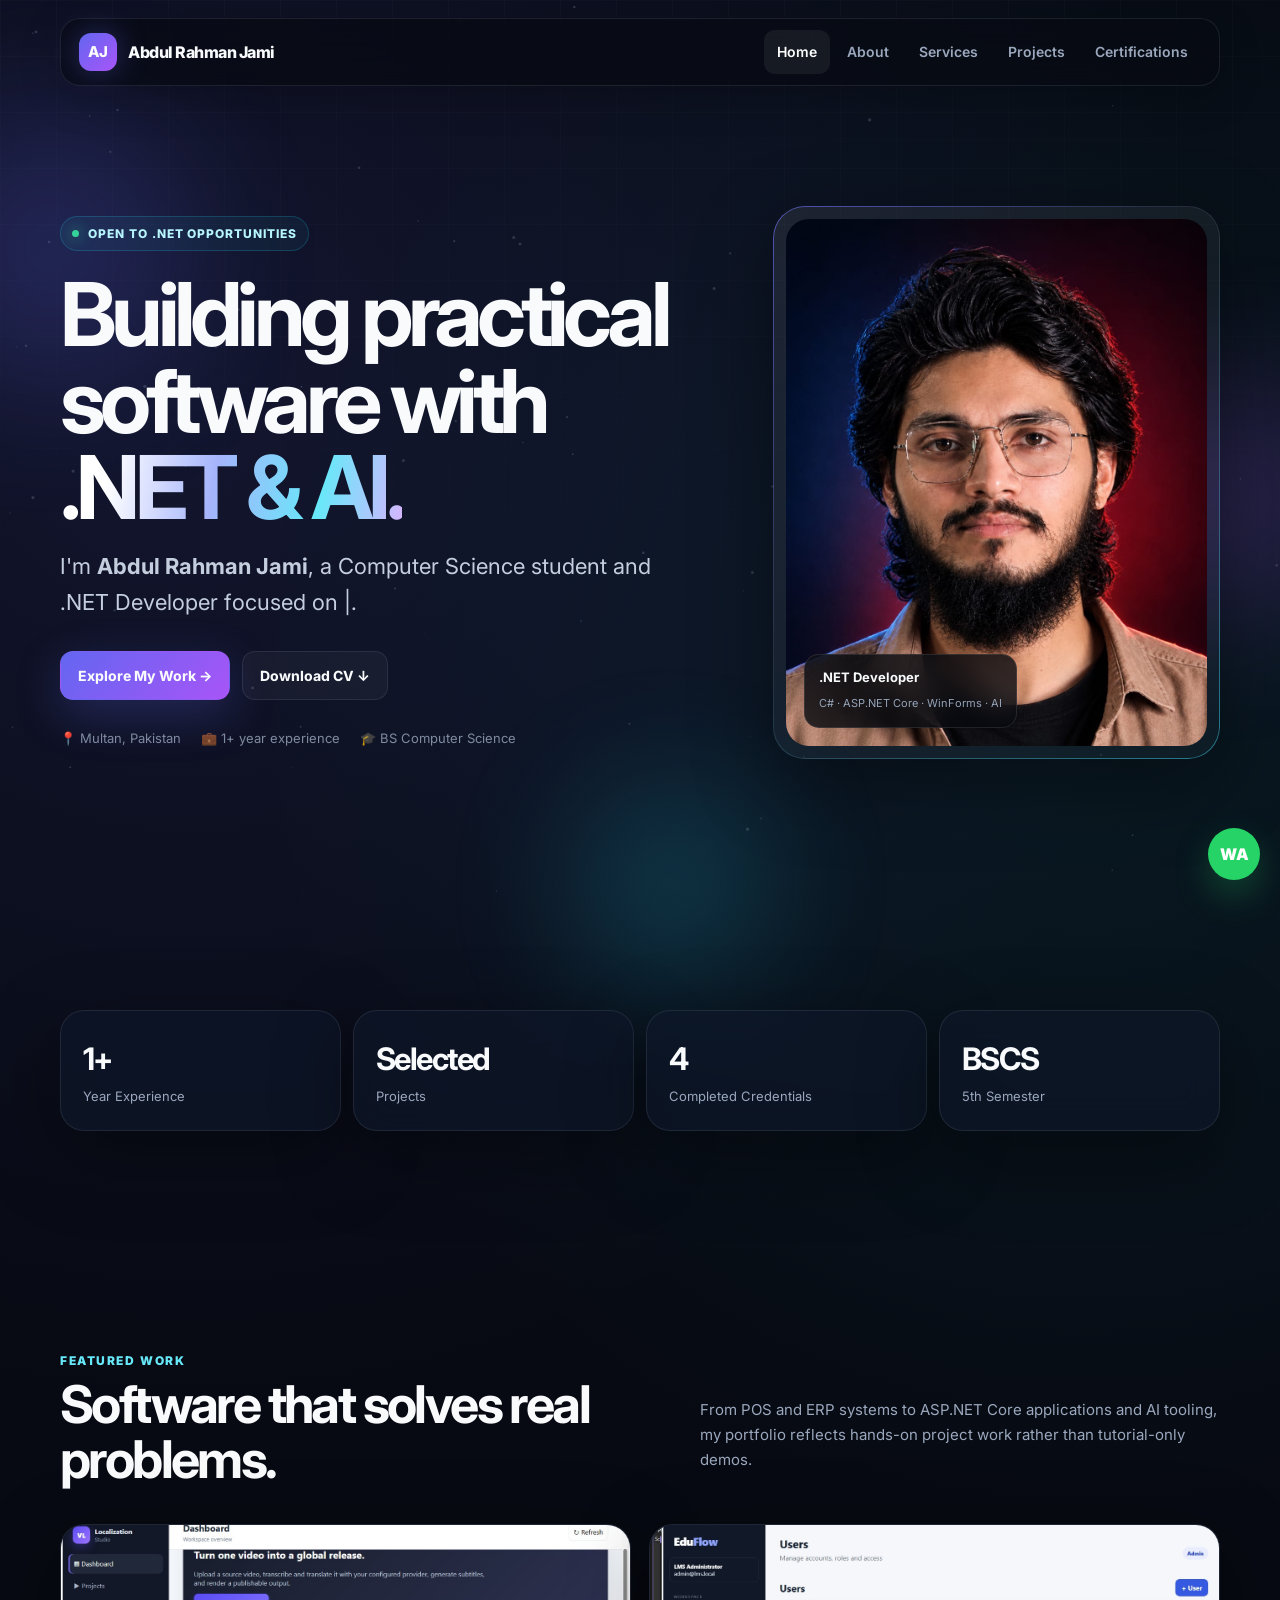
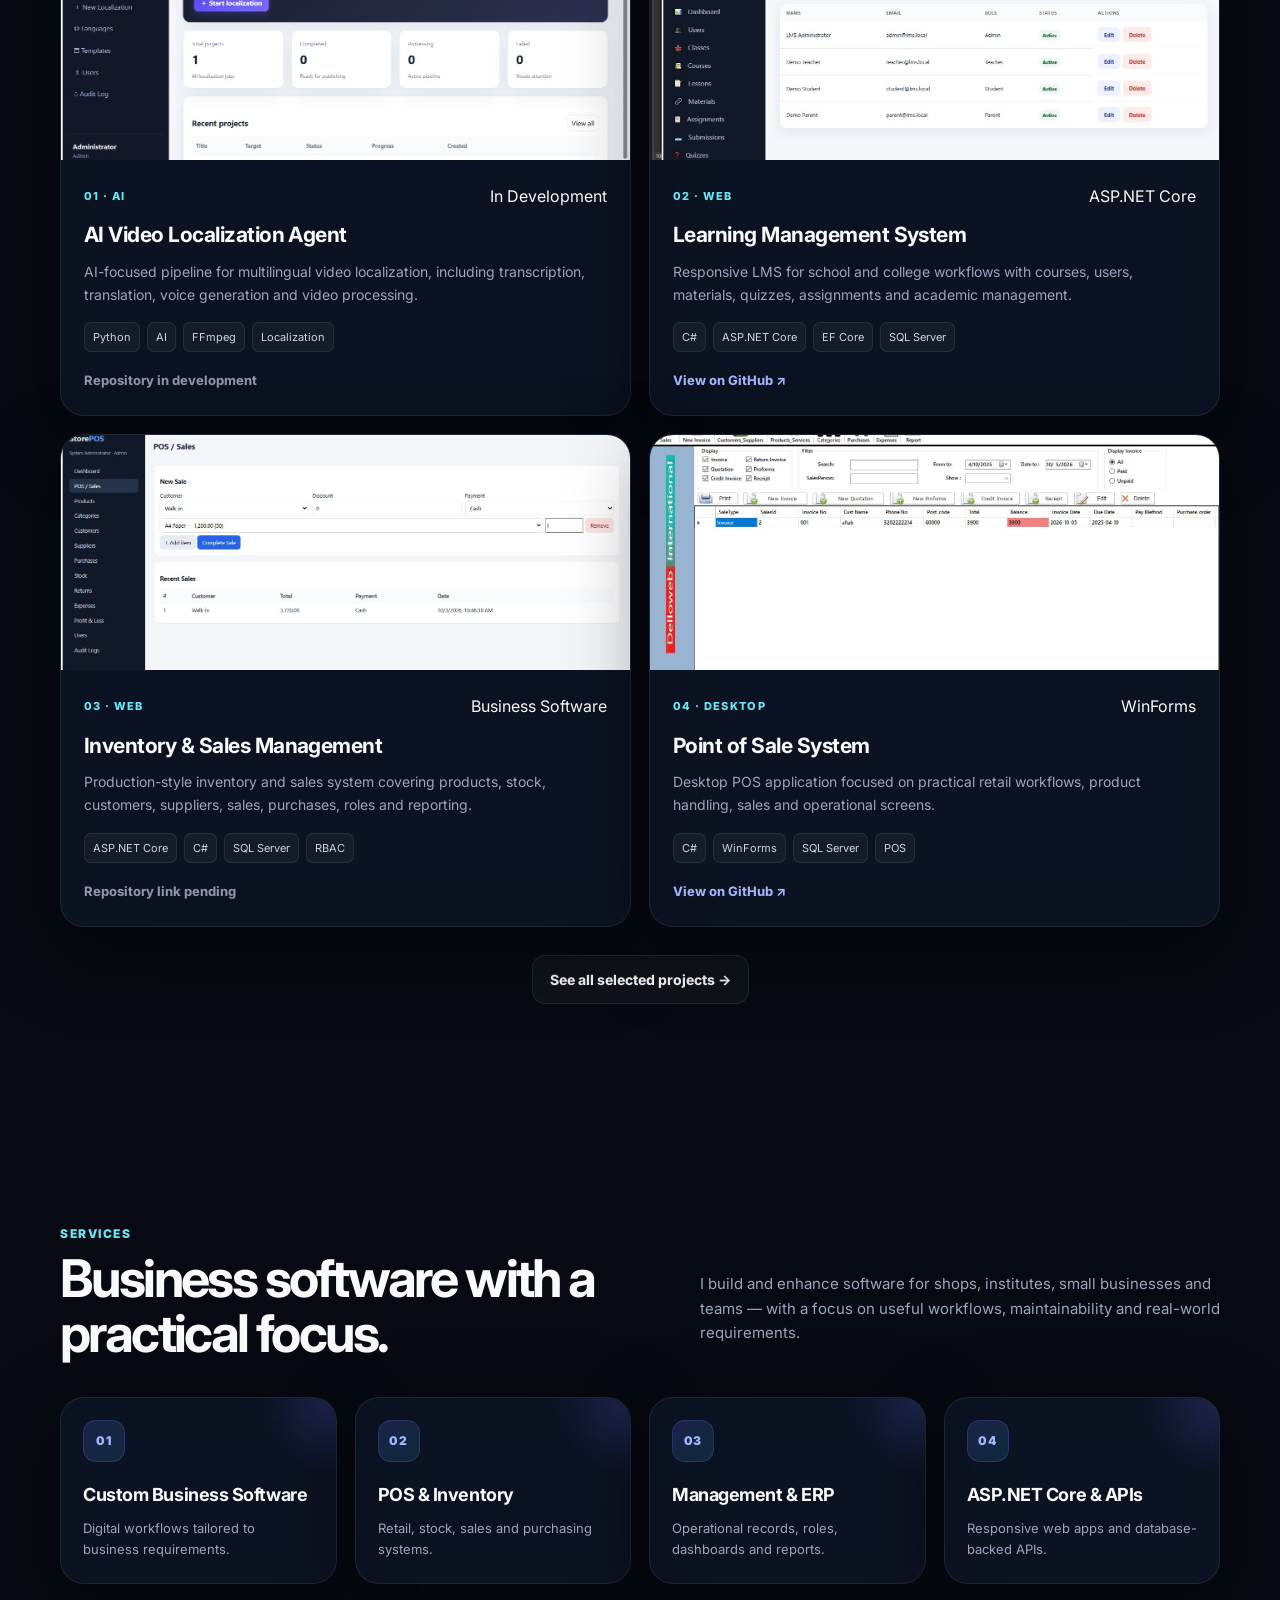
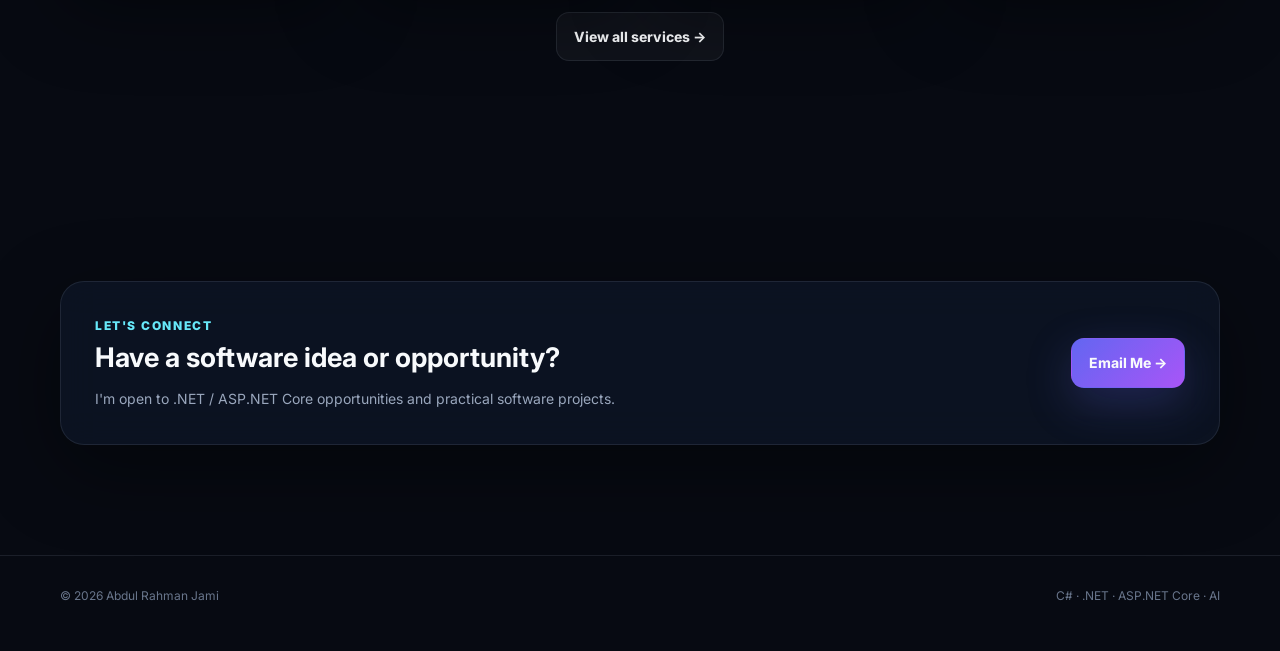
<file: index.html>
<!doctype html><html lang="en"><head><meta charset="utf-8"><meta name="viewport" content="width=device-width,initial-scale=1"><meta name="description" content="Abdul Rahman Jami — .NET Developer focused on ASP.NET Core, WinForms, business software and AI application development."><meta name="theme-color" content="#070a12"><title>Abdul Rahman Jami | .NET Developer & AI</title><link rel="preconnect" href="https://fonts.googleapis.com"><link rel="preconnect" href="https://fonts.gstatic.com" crossorigin><link href="https://fonts.googleapis.com/css2?family=Inter:wght@400;500;600;700;800;900&display=swap" rel="stylesheet"><link rel="stylesheet" href="styles.css"></head><body><canvas id="particles"></canvas><div class="orb a"></div><div class="orb b"></div><div class="orb c"></div>
<header class="nav"><div class="container"><div class="nav-inner"><a class="brand" href="index.html"><span class="brand-mark">AJ</span><span>Abdul Rahman Jami</span></a><button class="menu" aria-label="Menu">☰</button><nav class="nav-links"><a class="active" href="index.html">Home</a><a class="" href="about.html">About</a><a class="" href="services.html">Services</a><a class="" href="projects.html">Projects</a><a class="" href="certifications.html">Certifications</a></nav></div></div></header>
<main><section class="hero"><div class="container hero-grid"><div class="reveal"><span class="eyebrow"><i class="dot"></i> Open to .NET opportunities</span><h1>Building practical software with <span class="gradient">.NET & AI.</span></h1><p class="lead">I'm <strong>Abdul Rahman Jami</strong>, a Computer Science student and .NET Developer focused on <span class="typing" data-typing></span><span aria-hidden="true">|</span>.</p><div class="hero-actions"><a class="btn primary" href="projects.html">Explore My Work →</a><a class="btn secondary" href="assets/Abdul-Rahman-Jami-CV.pdf" download="Abdul-Rahman-Jami-CV.pdf">Download CV ↓</a></div><div class="micro"><span>📍 Multan, Pakistan</span><span>💼 1+ year experience</span><span>🎓 BS Computer Science</span></div></div><div class="hero-card reveal"><img class="hero-photo" src="assets/profile.jpg" alt="Abdul Rahman Jami profile photo"><div class="card-tag"><strong>.NET Developer</strong><span>C# · ASP.NET Core · WinForms · AI</span></div></div></div></section>
<section><div class="container"><div class="stats reveal"><div class="glass stat"><strong>1+</strong><span>Year Experience</span></div><div class="glass stat"><strong>Selected</strong><span>Projects</span></div><div class="glass stat"><strong>4</strong><span>Completed Credentials</span></div><div class="glass stat"><strong>BSCS</strong><span>5th Semester</span></div></div></div></section>
<section><div class="container"><div class="section-head reveal"><div><div class="kicker">Featured work</div><h2 class="section-title">Software that solves real problems.</h2></div><p class="section-copy">From POS and ERP systems to ASP.NET Core applications and AI tooling, my portfolio reflects hands-on project work rather than tutorial-only demos.</p></div><div class="projects"><article class="glass project-card reveal"><div class="project-media"><img src="assets/images/projects/localization-projects.jpg" alt="AI Video Localization Agent" loading="lazy"></div><div class="project-body"><div class="project-meta"><span class="project-num">01 · AI</span><span>In Development</span></div><h3>AI Video Localization Agent</h3><p>AI-focused pipeline for multilingual video localization, including transcription, translation, voice generation and video processing.</p><div class="stack"><span>Python</span><span>AI</span><span>FFmpeg</span><span>Localization</span></div><span class="project-link muted-link">Repository in development</span></div></article><article class="glass project-card reveal"><div class="project-media"><img src="assets/images/projects/lms-courses.jpg" alt="Learning Management System" loading="lazy"></div><div class="project-body"><div class="project-meta"><span class="project-num">02 · WEB</span><span>ASP.NET Core</span></div><h3>Learning Management System</h3><p>Responsive LMS for school and college workflows with courses, users, materials, quizzes, assignments and academic management.</p><div class="stack"><span>C#</span><span>ASP.NET Core</span><span>EF Core</span><span>SQL Server</span></div><a class="project-link" href="https://github.com/devabdulrahman7-wq/LearningManagementSystem" target="_blank" rel="noreferrer">View on GitHub ↗</a></div></article><article class="glass project-card reveal"><div class="project-media"><img src="assets/images/projects/inventory-dashboard.jpg" alt="Inventory and Sales Management System" loading="lazy"></div><div class="project-body"><div class="project-meta"><span class="project-num">03 · WEB</span><span>Business Software</span></div><h3>Inventory & Sales Management</h3><p>Production-style inventory and sales system covering products, stock, customers, suppliers, sales, purchases, roles and reporting.</p><div class="stack"><span>ASP.NET Core</span><span>C#</span><span>SQL Server</span><span>RBAC</span></div><span class="project-link muted-link">Repository link pending</span></div></article><article class="glass project-card reveal"><div class="project-media"><img src="assets/images/projects/pos-main.jpg" alt="Point of Sale WinForms" loading="lazy"></div><div class="project-body"><div class="project-meta"><span class="project-num">04 · DESKTOP</span><span>WinForms</span></div><h3>Point of Sale System</h3><p>Desktop POS application focused on practical retail workflows, product handling, sales and operational screens.</p><div class="stack"><span>C#</span><span>WinForms</span><span>SQL Server</span><span>POS</span></div><a class="project-link" href="https://github.com/devabdulrahman7-wq/PointOfSaleSystem-WinForms" target="_blank" rel="noreferrer">View on GitHub ↗</a></div></article></div><div style="text-align:center;margin-top:28px"><a class="btn secondary" href="projects.html">See all selected projects →</a></div></div></section>
<section><div class="container"><div class="section-head reveal"><div><div class="kicker">Services</div><h2 class="section-title">Business software with a practical focus.</h2></div><p class="section-copy">I build and enhance software for shops, institutes, small businesses and teams — with a focus on useful workflows, maintainability and real-world requirements.</p></div><div class="service-grid compact"><article class="glass service-card reveal"><div class="service-icon">01</div><h3>Custom Business Software</h3><p>Digital workflows tailored to business requirements.</p></article><article class="glass service-card reveal"><div class="service-icon">02</div><h3>POS & Inventory</h3><p>Retail, stock, sales and purchasing systems.</p></article><article class="glass service-card reveal"><div class="service-icon">03</div><h3>Management & ERP</h3><p>Operational records, roles, dashboards and reports.</p></article><article class="glass service-card reveal"><div class="service-icon">04</div><h3>ASP.NET Core & APIs</h3><p>Responsive web apps and database-backed APIs.</p></article></div><div style="text-align:center;margin-top:28px"><a class="btn secondary" href="services.html">View all services →</a></div></div></section><section><div class="container"><div class="glass cta reveal"><div><div class="kicker">Let's connect</div><h3>Have a software idea or opportunity?</h3><p>I'm open to .NET / ASP.NET Core opportunities and practical software projects.</p></div><a class="btn primary" href="mailto:dev.abdulrahman7@gmail.com">Email Me →</a></div></div></section></main>
<a class="whatsapp" href="https://wa.me/923207493700" target="_blank" rel="noreferrer" aria-label="WhatsApp">WA</a><footer class="footer"><div class="container footer-inner"><span>© <span data-year></span> Abdul Rahman Jami</span><span>C# · .NET · ASP.NET Core · AI</span></div></footer><script src="app.js"></script></body></html>
</file>
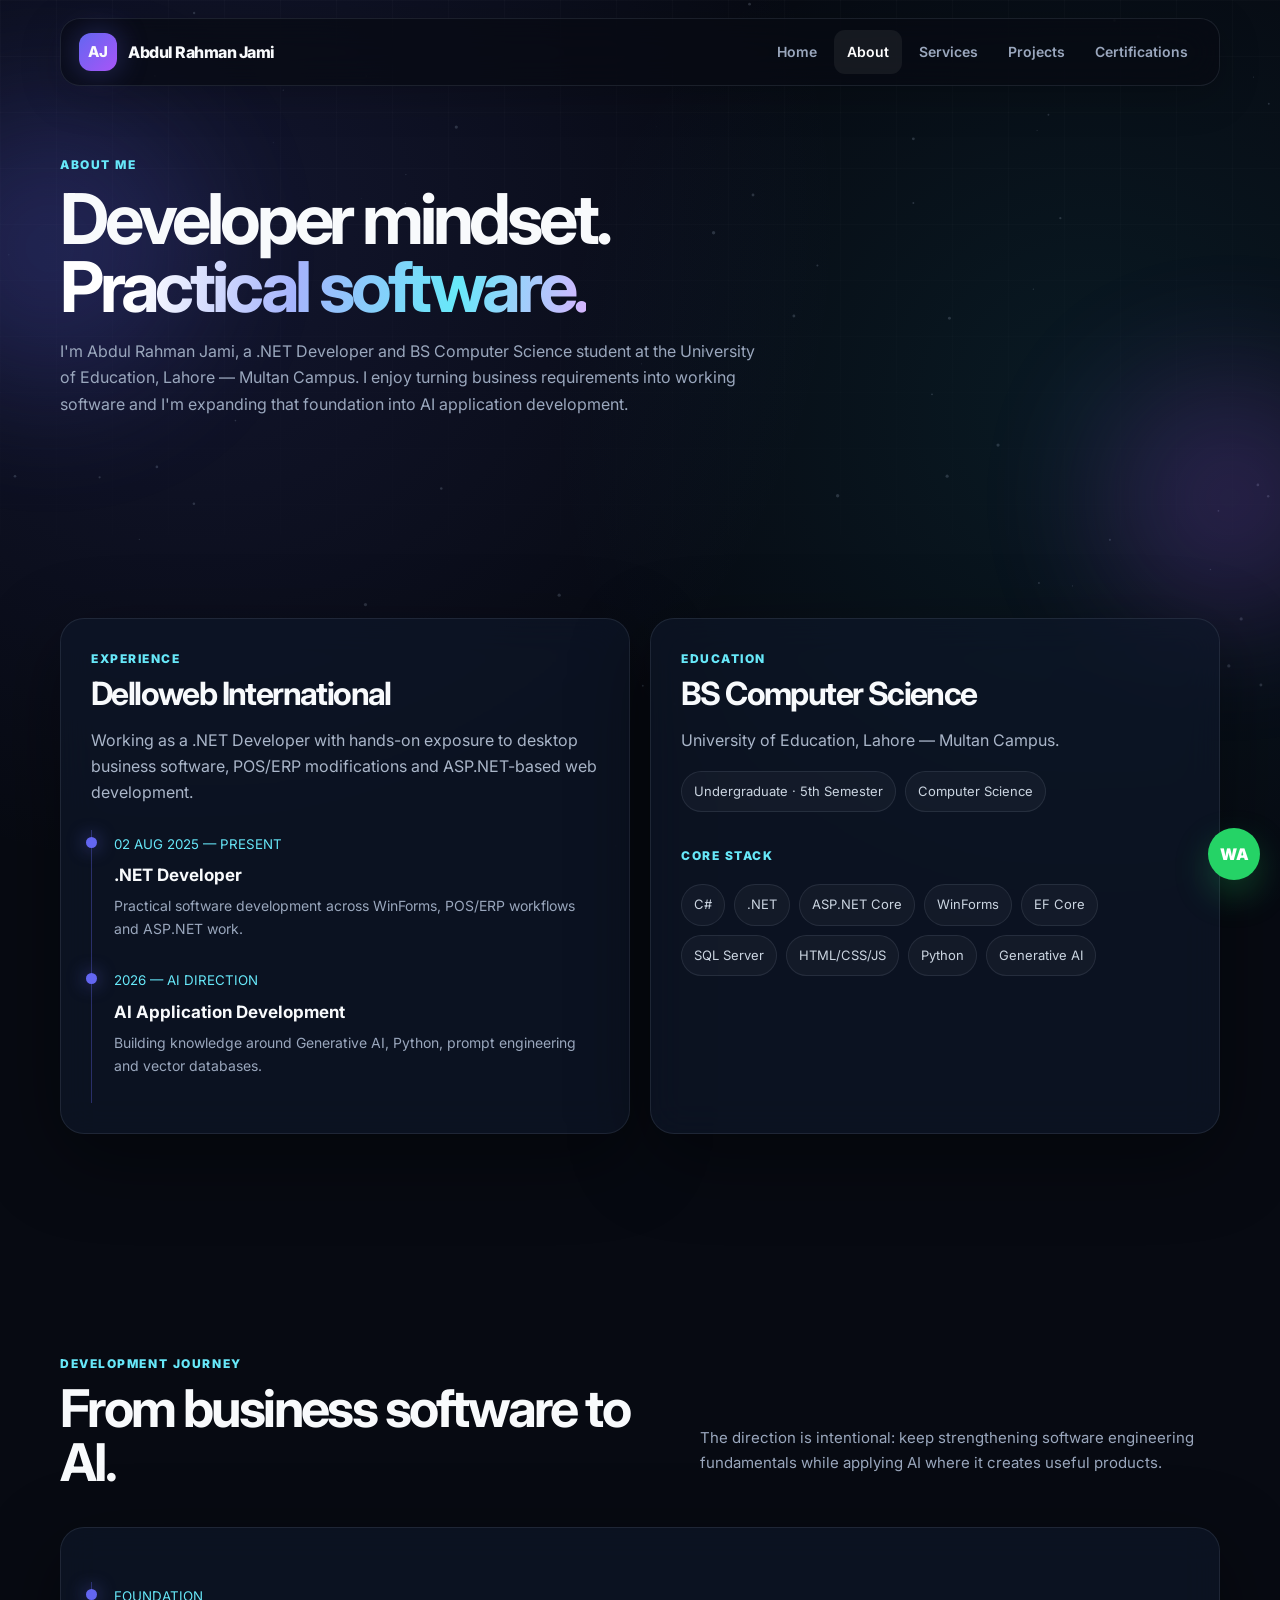
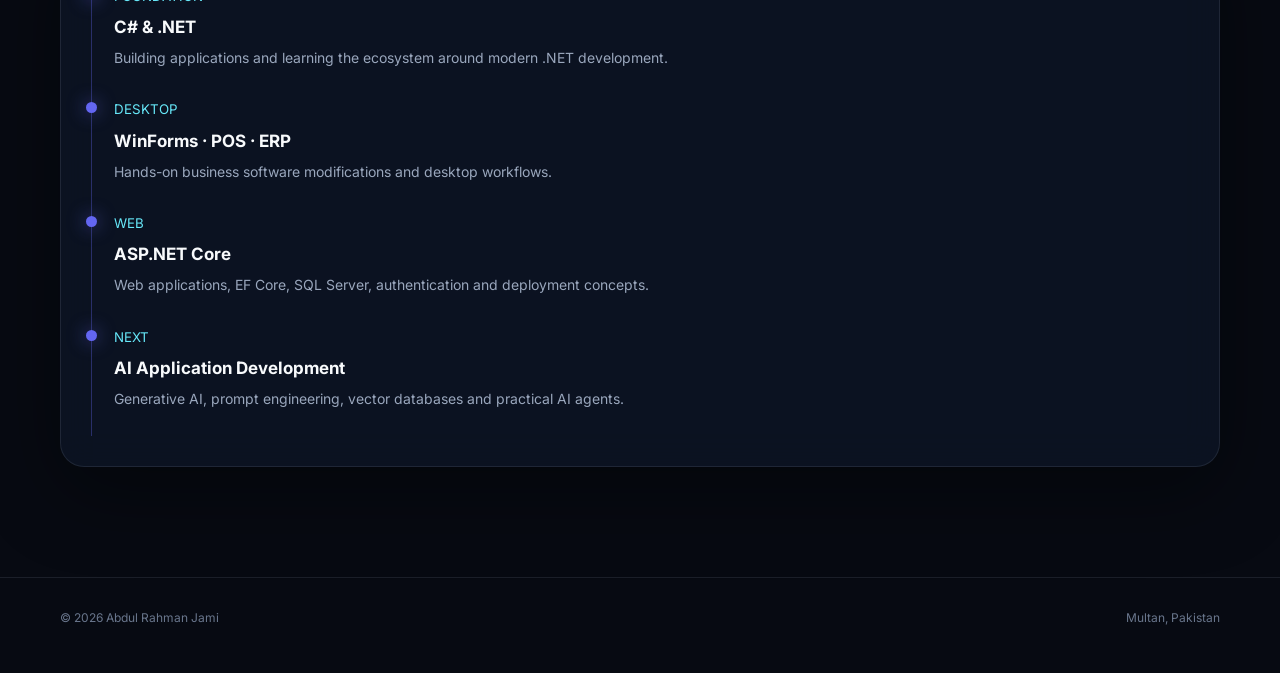
<file: about.html>
<!doctype html><html lang="en"><head><meta charset="utf-8"><meta name="viewport" content="width=device-width,initial-scale=1"><meta name="description" content="About Abdul Rahman Jami — .NET Developer, BS Computer Science student and AI application developer. "><title>About | Abdul Rahman Jami</title><link rel="preconnect" href="https://fonts.googleapis.com"><link rel="preconnect" href="https://fonts.gstatic.com" crossorigin><link href="https://fonts.googleapis.com/css2?family=Inter:wght@400;500;600;700;800;900&display=swap" rel="stylesheet"><link rel="stylesheet" href="styles.css"></head><body><canvas id="particles"></canvas><div class="orb a"></div><div class="orb b"></div><header class="nav"><div class="container"><div class="nav-inner"><a class="brand" href="index.html"><span class="brand-mark">AJ</span><span>Abdul Rahman Jami</span></a><button class="menu" aria-label="Menu">☰</button><nav class="nav-links"><a class="" href="index.html">Home</a><a class="active" href="about.html">About</a><a href="services.html">Services</a><a class="" href="projects.html">Projects</a><a class="" href="certifications.html">Certifications</a></nav></div></div></header><main><section class="page-hero"><div class="container reveal"><div class="kicker">About me</div><h1 class="page-title">Developer mindset.<br><span class="gradient">Practical software.</span></h1><p class="page-sub">I'm Abdul Rahman Jami, a .NET Developer and BS Computer Science student at the University of Education, Lahore — Multan Campus. I enjoy turning business requirements into working software and I'm expanding that foundation into AI application development.</p></div></section><section><div class="container about-grid"><article class="glass about-card reveal"><div class="kicker">Experience</div><h2 class="section-title" style="font-size:32px">Delloweb International</h2><p>Working as a .NET Developer with hands-on exposure to desktop business software, POS/ERP modifications and ASP.NET-based web development.</p><div class="timeline"><div class="timeline-item"><small>02 AUG 2025 — PRESENT</small><h3>.NET Developer</h3><p>Practical software development across WinForms, POS/ERP workflows and ASP.NET work.</p></div><div class="timeline-item"><small>2026 — AI DIRECTION</small><h3>AI Application Development</h3><p>Building knowledge around Generative AI, Python, prompt engineering and vector databases.</p></div></div></article><article class="glass about-card reveal"><div class="kicker">Education</div><h2 class="section-title" style="font-size:32px">BS Computer Science</h2><p>University of Education, Lahore — Multan Campus.</p><div class="skills"><span class="skill">Undergraduate · 5th Semester</span><span class="skill">Computer Science</span></div><div class="kicker" style="margin-top:34px">Core stack</div><div class="skills"><span class="skill">C#</span><span class="skill">.NET</span><span class="skill">ASP.NET Core</span><span class="skill">WinForms</span><span class="skill">EF Core</span><span class="skill">SQL Server</span><span class="skill">HTML/CSS/JS</span><span class="skill">Python</span><span class="skill">Generative AI</span></div></article></div></div></section><section><div class="container"><div class="section-head reveal"><div><div class="kicker">Development journey</div><h2 class="section-title">From business software to AI.</h2></div><p class="section-copy">The direction is intentional: keep strengthening software engineering fundamentals while applying AI where it creates useful products.</p></div><div class="glass about-card reveal"><div class="timeline"><div class="timeline-item"><small>FOUNDATION</small><h3>C# & .NET</h3><p>Building applications and learning the ecosystem around modern .NET development.</p></div><div class="timeline-item"><small>DESKTOP</small><h3>WinForms · POS · ERP</h3><p>Hands-on business software modifications and desktop workflows.</p></div><div class="timeline-item"><small>WEB</small><h3>ASP.NET Core</h3><p>Web applications, EF Core, SQL Server, authentication and deployment concepts.</p></div><div class="timeline-item"><small>NEXT</small><h3>AI Application Development</h3><p>Generative AI, prompt engineering, vector databases and practical AI agents.</p></div></div></div></div></section></main><a class="whatsapp" href="https://wa.me/923207493700" target="_blank" rel="noreferrer" aria-label="WhatsApp">WA</a><footer class="footer"><div class="container footer-inner"><span>© <span data-year></span> Abdul Rahman Jami</span><span>Multan, Pakistan</span></div></footer><script src="app.js"></script></body></html>
</file>
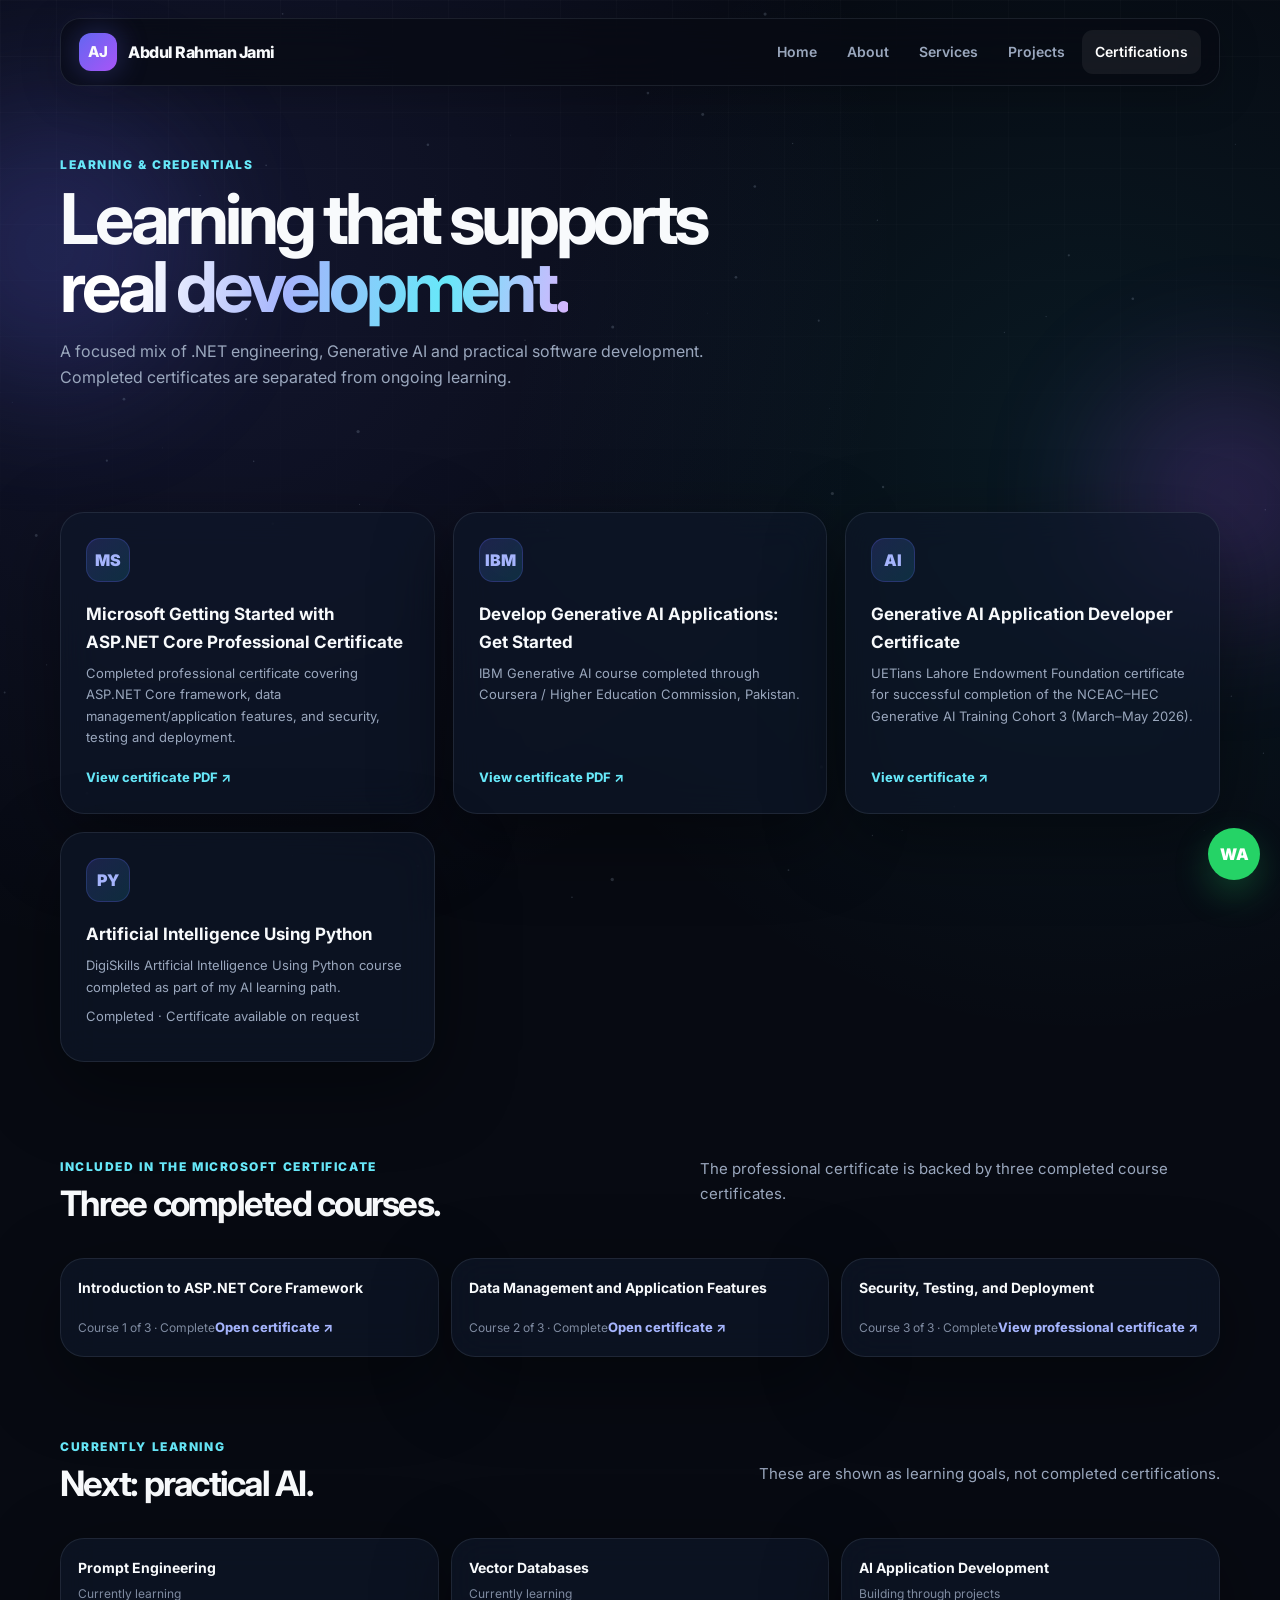
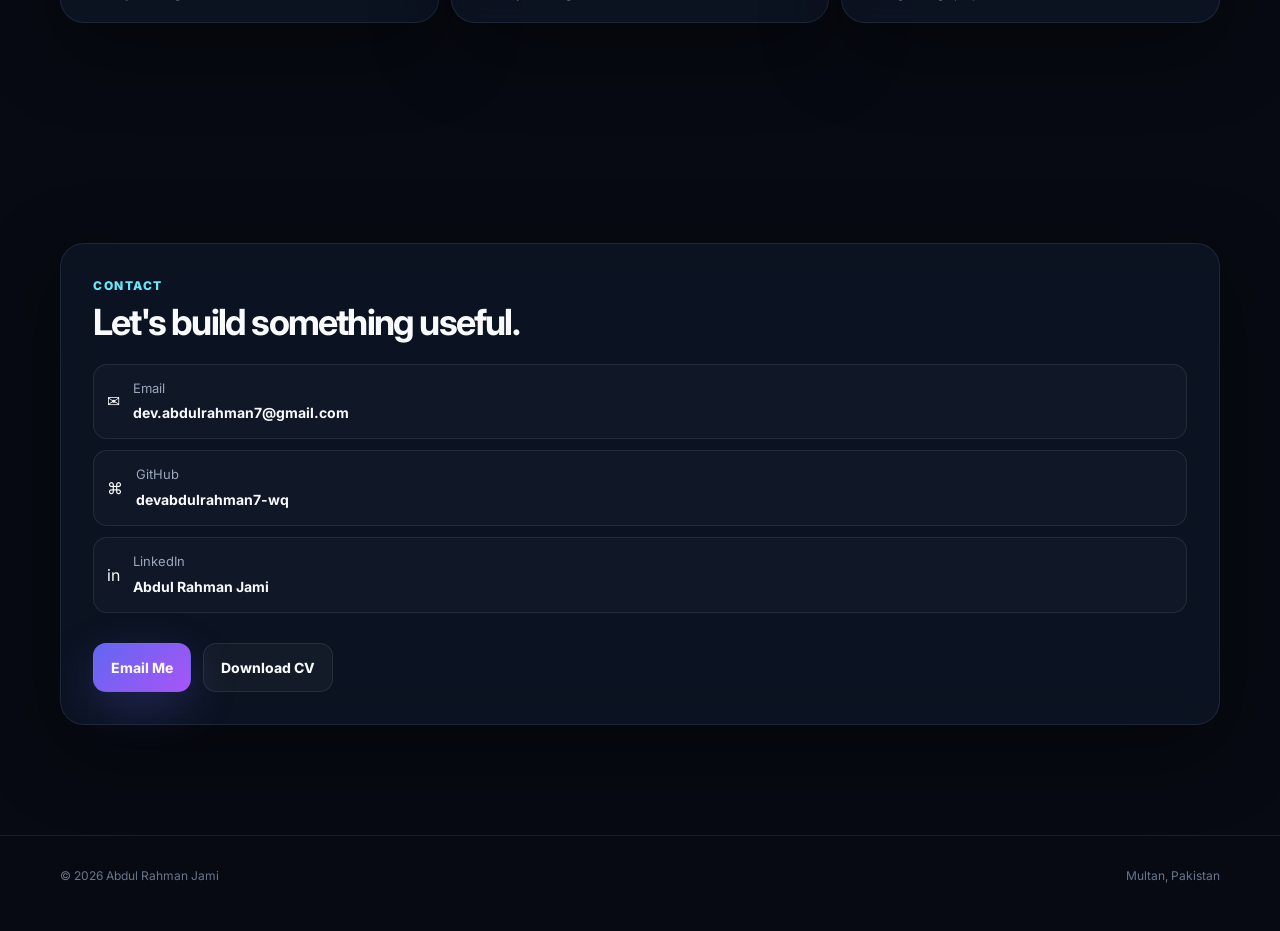
<file: certifications.html>
<!doctype html><html lang="en"><head><meta charset="utf-8"><meta name="viewport" content="width=device-width,initial-scale=1"><meta name="description" content="Certifications and learning journey of Abdul Rahman Jami."><title>Certifications | Abdul Rahman Jami</title><link rel="preconnect" href="https://fonts.googleapis.com"><link rel="preconnect" href="https://fonts.gstatic.com" crossorigin><link href="https://fonts.googleapis.com/css2?family=Inter:wght@400;500;600;700;800;900&display=swap" rel="stylesheet"><link rel="stylesheet" href="styles.css"></head><body><canvas id="particles"></canvas><div class="orb a"></div><div class="orb b"></div><header class="nav"><div class="container"><div class="nav-inner"><a class="brand" href="index.html"><span class="brand-mark">AJ</span><span>Abdul Rahman Jami</span></a><button class="menu" aria-label="Menu">☰</button><nav class="nav-links"><a class="" href="index.html">Home</a><a class="" href="about.html">About</a><a class="" href="services.html">Services</a><a class="" href="projects.html">Projects</a><a class="active" href="certifications.html">Certifications</a></nav></div></div></header><main><section class="page-hero"><div class="container reveal"><div class="kicker">Learning & credentials</div><h1 class="page-title">Learning that supports<br><span class="gradient">real development.</span></h1><p class="page-sub">A focused mix of .NET engineering, Generative AI and practical software development. Completed certificates are separated from ongoing learning.</p></div></section><section style="padding-top:30px"><div class="container"><div class="certs"><article class="glass cert reveal"><div class="cert-badge">MS</div><h3>Microsoft Getting Started with ASP.NET Core Professional Certificate</h3><p>Completed professional certificate covering ASP.NET Core framework, data management/application features, and security, testing and deployment.</p><a href="assets/certificates/microsoft-aspnet-core.pdf" target="_blank">View certificate PDF ↗</a></article><article class="glass cert reveal"><div class="cert-badge">IBM</div><h3>Develop Generative AI Applications: Get Started</h3><p>IBM Generative AI course completed through Coursera / Higher Education Commission, Pakistan.</p><a href="assets/certificates/ibm-generative-ai.pdf" target="_blank">View certificate PDF ↗</a></article><article class="glass cert reveal"><div class="cert-badge">AI</div><h3>Generative AI Application Developer Certificate</h3><p>UETians Lahore Endowment Foundation certificate for successful completion of the NCEAC–HEC Generative AI Training Cohort 3 (March–May 2026).</p><a href="assets/certificates/gen-ai-certificate.pdf" target="_blank">View certificate ↗</a></article><article class="glass cert reveal"><div class="cert-badge">PY</div><h3>Artificial Intelligence Using Python</h3><p>DigiSkills Artificial Intelligence Using Python course completed as part of my AI learning path.</p><span class="cert-note">Completed · Certificate available on request</span></article></div><div class="section-head reveal" style="margin-top:80px"><div><div class="kicker">Included in the Microsoft certificate</div><h2 class="section-title" style="font-size:35px">Three completed courses.</h2></div><p class="section-copy">The professional certificate is backed by three completed course certificates.</p></div><div class="learning"><article class="glass learn reveal"><b>Introduction to ASP.NET Core Framework</b><span>Course 1 of 3 · Complete</span><a class="project-link" href="assets/certificates/aspnet-introduction.pdf" target="_blank">Open certificate ↗</a></article><article class="glass learn reveal"><b>Data Management and Application Features</b><span>Course 2 of 3 · Complete</span><a class="project-link" href="assets/certificates/aspnet-data-management.pdf" target="_blank">Open certificate ↗</a></article><article class="glass learn reveal"><b>Security, Testing, and Deployment</b><span>Course 3 of 3 · Complete</span><a class="project-link" href="assets/certificates/microsoft-aspnet-core.pdf" target="_blank">View professional certificate ↗</a></article></div><div class="section-head reveal" style="margin-top:80px"><div><div class="kicker">Currently learning</div><h2 class="section-title" style="font-size:35px">Next: practical AI.</h2></div><p class="section-copy">These are shown as learning goals, not completed certifications.</p></div><div class="learning"><article class="glass learn reveal"><b>Prompt Engineering</b><span>Currently learning</span></article><article class="glass learn reveal"><b>Vector Databases</b><span>Currently learning</span></article><article class="glass learn reveal"><b>AI Application Development</b><span>Building through projects</span></article></div></div></section><section><div class="container"><div class="glass contact-card reveal"><div class="kicker">Contact</div><h2 class="section-title" style="font-size:36px">Let's build something useful.</h2><div class="contact-list"><a class="contact-item" href="mailto:dev.abdulrahman7@gmail.com"><div>✉️</div><div><span>Email</span><strong>dev.abdulrahman7@gmail.com</strong></div></a><a class="contact-item" href="https://github.com/devabdulrahman7-wq" target="_blank" rel="noreferrer"><div>⌘</div><div><span>GitHub</span><strong>devabdulrahman7-wq</strong></div></a><a class="contact-item" href="https://www.linkedin.com/in/m-abdul-rahman-jami-72b439403" target="_blank" rel="noreferrer"><div>in</div><div><span>LinkedIn</span><strong>Abdul Rahman Jami</strong></div></a></div><div class="hero-actions"><a class="btn primary" href="mailto:dev.abdulrahman7@gmail.com">Email Me</a><a class="btn secondary" href="assets/Abdul-Rahman-Jami-CV.pdf" download="Abdul-Rahman-Jami-CV.pdf">Download CV</a></div></div></div></section></main><a class="whatsapp" href="https://wa.me/923207493700" target="_blank" rel="noreferrer" aria-label="WhatsApp">WA</a><footer class="footer"><div class="container footer-inner"><span>© <span data-year></span> Abdul Rahman Jami</span><span>Multan, Pakistan</span></div></footer><script src="app.js"></script></body></html>
</file>
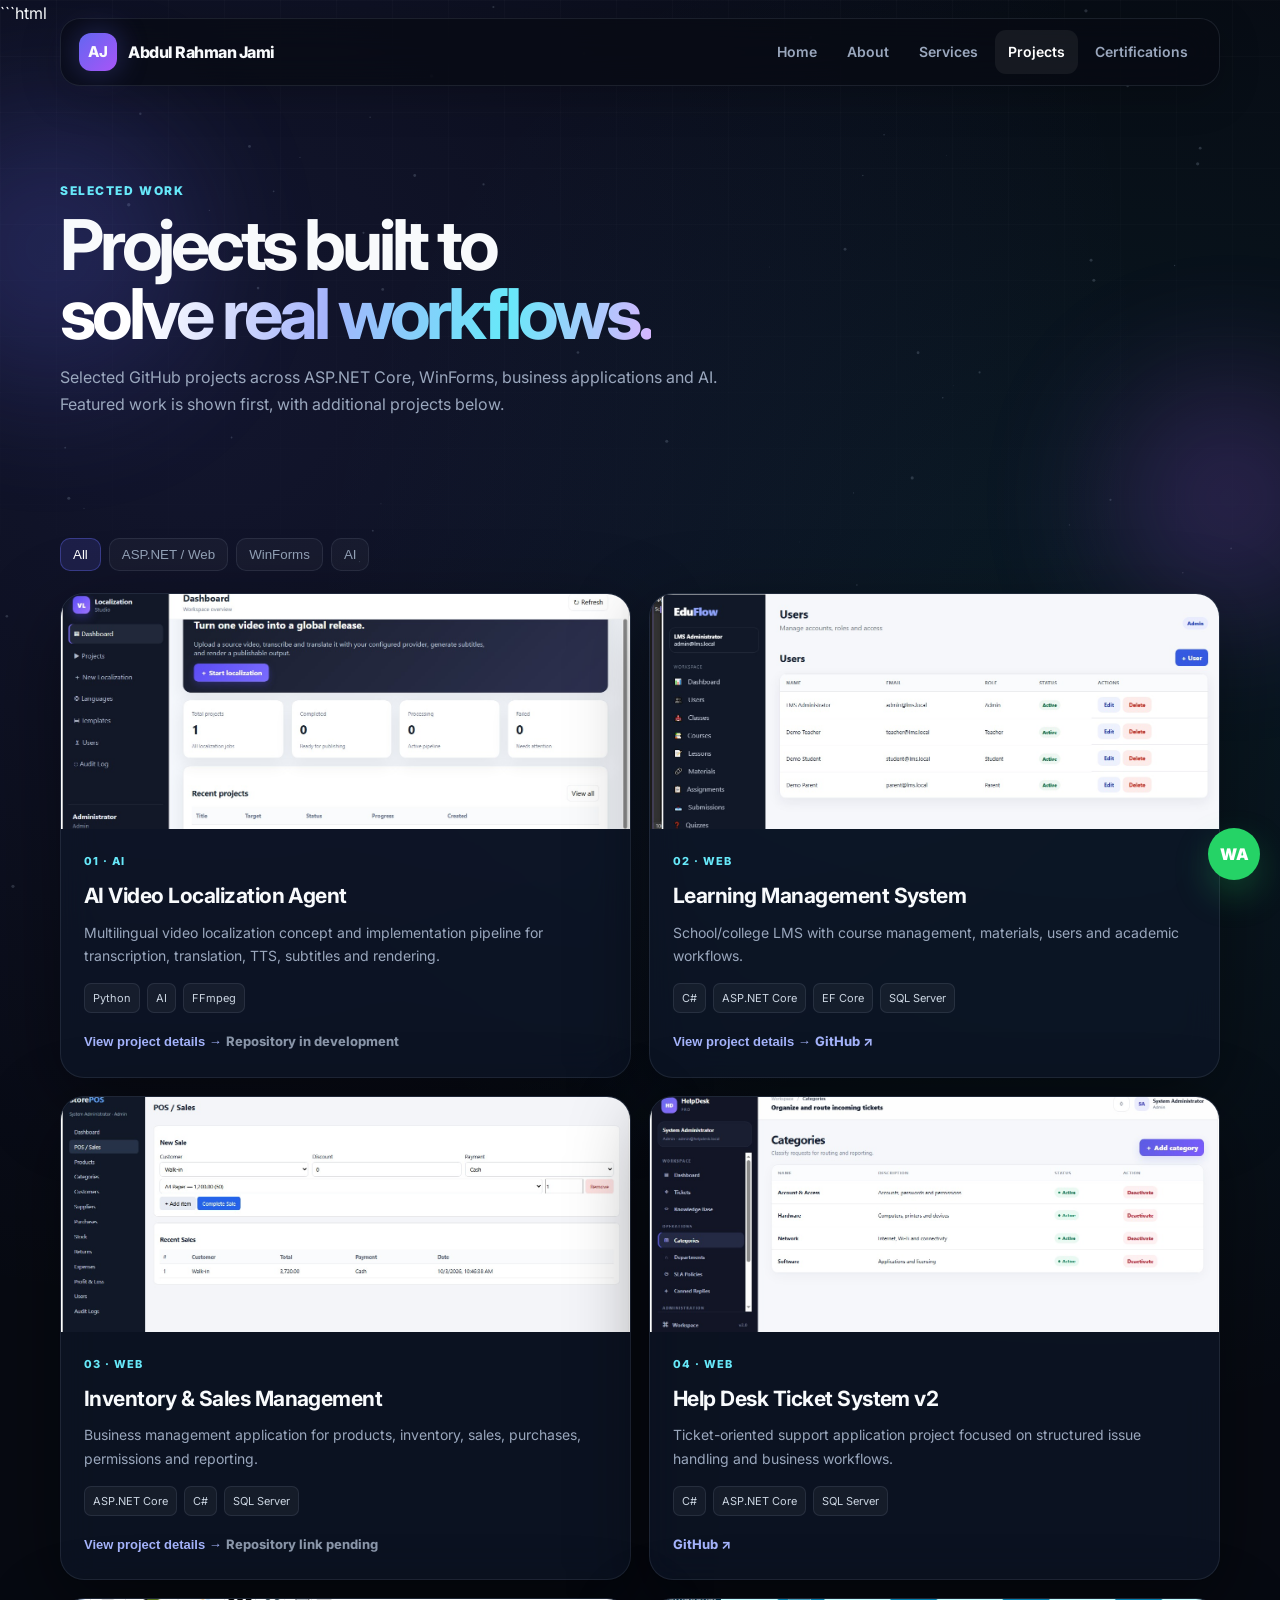
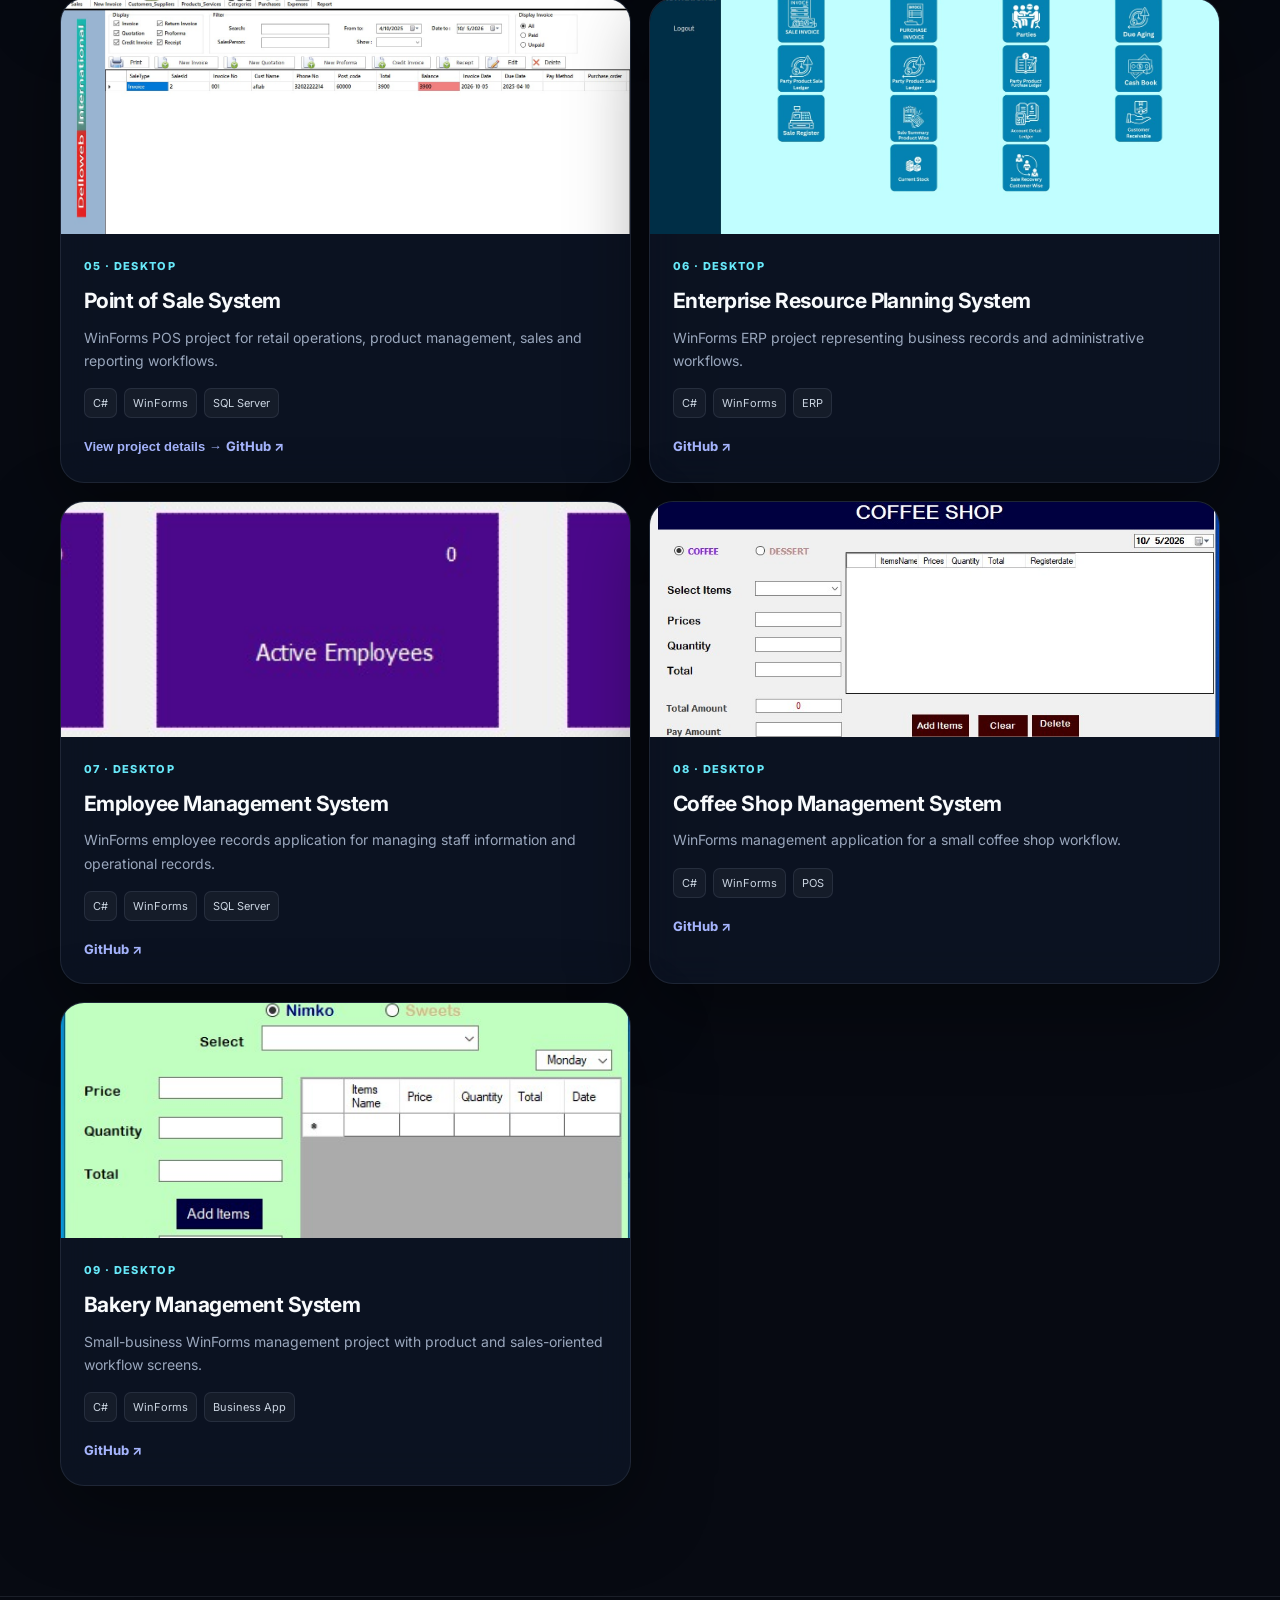
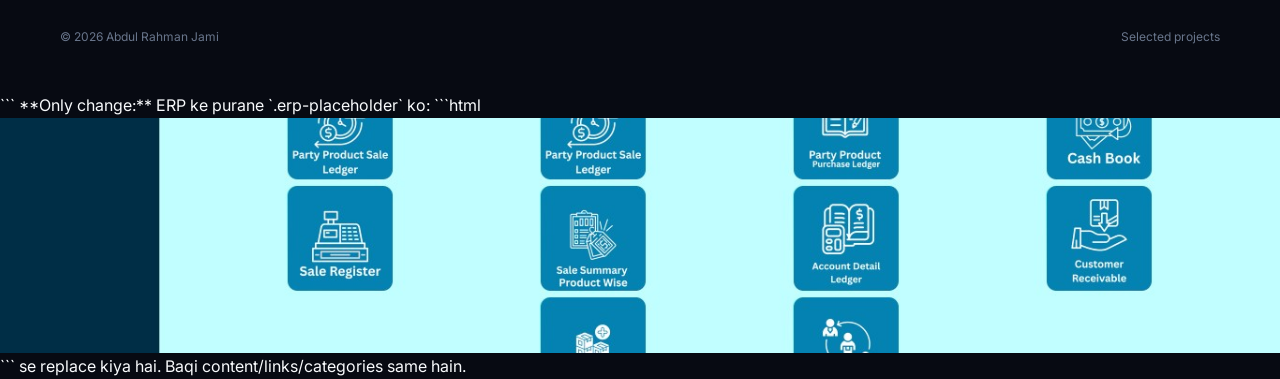
<file: projects.html>
```html
<!doctype html>
<html lang="en">
<head>
    <meta charset="utf-8">
    <meta name="viewport" content="width=device-width,initial-scale=1">
    <meta name="description" content="Projects by Abdul Rahman Jami — .NET, ASP.NET Core, WinForms, POS, ERP and AI applications.">
    <title>Projects | Abdul Rahman Jami</title>

    <link rel="preconnect" href="https://fonts.googleapis.com">
    <link rel="preconnect" href="https://fonts.gstatic.com" crossorigin>
    <link href="https://fonts.googleapis.com/css2?family=Inter:wght@400;500;600;700;800;900&display=swap" rel="stylesheet">

    <link rel="stylesheet" href="styles.css">
</head>

<body>

    <canvas id="particles"></canvas>

    <div class="orb a"></div>
    <div class="orb b"></div>

    <header class="nav">
        <div class="container">
            <div class="nav-inner">

                <a class="brand" href="index.html">
                    <span class="brand-mark">AJ</span>
                    <span>Abdul Rahman Jami</span>
                </a>

                <button class="menu" aria-label="Menu">☰</button>

                <nav class="nav-links">
                    <a class="" href="index.html">Home</a>
                    <a class="" href="about.html">About</a>
                    <a class="" href="services.html">Services</a>
                    <a class="active" href="projects.html">Projects</a>
                    <a class="" href="certifications.html">Certifications</a>
                </nav>

            </div>
        </div>
    </header>

    <main>

        <section class="page-hero">
            <div class="container reveal">

                <div class="kicker">Selected work</div>

                <h1 class="page-title">
                    Projects built to<br>
                    <span class="gradient">solve real workflows.</span>
                </h1>

                <p class="page-sub">
                    Selected GitHub projects across ASP.NET Core, WinForms, business applications and AI.
                    Featured work is shown first, with additional projects below.
                </p>

            </div>
        </section>

        <section style="padding-top:30px">

            <div class="container">

                <div class="filter reveal">
                    <button class="active" data-filter="all">All</button>
                    <button data-filter="web">ASP.NET / Web</button>
                    <button data-filter="desktop">WinForms</button>
                    <button data-filter="ai">AI</button>
                </div>

                <div class="projects">

                    <!-- 01 AI -->
                    <article class="glass project-card reveal" data-category="ai">

                        <div class="project-media">
                            <img src="assets/images/projects/localization-projects.jpg" alt="AI Video Localization Agent">
                        </div>

                        <div class="project-body">

                            <span class="project-num">01 · AI</span>

                            <h3>AI Video Localization Agent</h3>

                            <p>
                                Multilingual video localization concept and implementation pipeline
                                for transcription, translation, TTS, subtitles and rendering.
                            </p>

                            <div class="stack">
                                <span>Python</span>
                                <span>AI</span>
                                <span>FFmpeg</span>
                            </div>

                            <button class="project-link"
                                    style="background:none;border:0;padding:0;cursor:pointer"
                                    data-project='{"title":"AI Video Localization Agent","text":"A practical AI-focused project exploring an end-to-end video localization workflow. The portfolio screenshots show localization projects, languages/voices and related workflow screens.","images":["assets/images/projects/localization-projects.jpg","assets/images/projects/localization-languages.jpg","assets/images/projects/localization-new.jpg","assets/images/projects/localization-dashboard.jpg"]}'>
                                View project details →
                            </button>

                            <span class="project-link muted-link">
                                Repository in development
                            </span>

                        </div>
                    </article>


                    <!-- 02 LMS -->
                    <article class="glass project-card reveal" data-category="web">

                        <div class="project-media">
                            <img src="assets/images/projects/lms-courses.jpg" alt="Learning Management System">
                        </div>

                        <div class="project-body">

                            <span class="project-num">02 · WEB</span>

                            <h3>Learning Management System</h3>

                            <p>
                                School/college LMS with course management, materials,
                                users and academic workflows.
                            </p>

                            <div class="stack">
                                <span>C#</span>
                                <span>ASP.NET Core</span>
                                <span>EF Core</span>
                                <span>SQL Server</span>
                            </div>

                            <button class="project-link"
                                    style="background:none;border:0;padding:0;cursor:pointer"
                                    data-project='{"title":"Learning Management System","text":"Responsive LMS project with practical management screens for courses, course materials, categories, users and academic workflows.","images":["assets/images/projects/lms-courses.jpg","assets/images/projects/lms-course-materials.jpg","assets/images/projects/lms-users.jpg","assets/images/projects/lms-categories.jpg"]}'>
                                View project details →
                            </button>

                            <a class="project-link"
                               href="https://github.com/devabdulrahman7-wq/LearningManagementSystem"
                               target="_blank"
                               rel="noreferrer">
                                GitHub ↗
                            </a>

                        </div>
                    </article>


                    <!-- 03 Inventory -->
                    <article class="glass project-card reveal" data-category="web">

                        <div class="project-media">
                            <img src="assets/images/projects/inventory-dashboard.jpg" alt="Inventory and Sales Management">
                        </div>

                        <div class="project-body">

                            <span class="project-num">03 · WEB</span>

                            <h3>Inventory & Sales Management</h3>

                            <p>
                                Business management application for products, inventory,
                                sales, purchases, permissions and reporting.
                            </p>

                            <div class="stack">
                                <span>ASP.NET Core</span>
                                <span>C#</span>
                                <span>SQL Server</span>
                            </div>

                            <button class="project-link"
                                    style="background:none;border:0;padding:0;cursor:pointer"
                                    data-project='{"title":"Inventory & Sales Management System","text":"A production-style business application covering inventory, products, sales and operational management. Screenshots supplied for the portfolio are used as the visual evidence.","images":["assets/images/projects/inventory-dashboard.jpg","assets/images/projects/inventory-products.jpg","assets/images/projects/inventory-stock.jpg","assets/images/projects/inventory-reports.jpg"]}'>
                                View project details →
                            </button>

                            <span class="project-link muted-link">
                                Repository link pending
                            </span>

                        </div>
                    </article>


                    <!-- 04 Help Desk -->
                    <article class="glass project-card reveal" data-category="web">

                        <div class="project-media">
                            <img src="assets/images/projects/erp-records.jpg" alt="Help Desk Ticket System v2">
                        </div>

                        <div class="project-body">

                            <span class="project-num">04 · WEB</span>

                            <h3>Help Desk Ticket System v2</h3>

                            <p>
                                Ticket-oriented support application project focused on
                                structured issue handling and business workflows.
                            </p>

                            <div class="stack">
                                <span>C#</span>
                                <span>ASP.NET Core</span>
                                <span>SQL Server</span>
                            </div>

                            <a class="project-link"
                               href="https://github.com/devabdulrahman7-wq/HelpDeskTicketSystem"
                               target="_blank"
                               rel="noreferrer">
                                GitHub ↗
                            </a>

                        </div>
                    </article>


                    <!-- 05 POS -->
                    <article class="glass project-card reveal" data-category="desktop">

                        <div class="project-media">
                            <img src="assets/images/projects/pos-main.jpg" alt="Point of Sale System WinForms">
                        </div>

                        <div class="project-body">

                            <span class="project-num">05 · DESKTOP</span>

                            <h3>Point of Sale System</h3>

                            <p>
                                WinForms POS project for retail operations, product management,
                                sales and reporting workflows.
                            </p>

                            <div class="stack">
                                <span>C#</span>
                                <span>WinForms</span>
                                <span>SQL Server</span>
                            </div>

                            <button class="project-link"
                                    style="background:none;border:0;padding:0;cursor:pointer"
                                    data-project='{"title":"Point of Sale System — WinForms","text":"A desktop POS project built around practical retail workflows. The screenshots cover multiple operational screens.","images":["assets/images/projects/pos-main.jpg","assets/images/projects/pos-products.jpg","assets/images/projects/pos-sales.jpg","assets/images/projects/pos-inventory.jpg","assets/images/projects/pos-report.jpg","assets/images/projects/pos-settings.jpg"]}'>
                                View project details →
                            </button>

                            <a class="project-link"
                               href="https://github.com/devabdulrahman7-wq/PointOfSaleSystem-WinForms"
                               target="_blank"
                               rel="noreferrer">
                                GitHub ↗
                            </a>

                        </div>
                    </article>


                    <!-- 06 ERP -->
                    <article class="glass project-card reveal" data-category="desktop">

                        <div class="project-media">
                            <img src="assets/images/projects/ERP.jpg" alt="Enterprise Resource Planning System">
                        </div>

                        <div class="project-body">

                            <span class="project-num">06 · DESKTOP</span>

                            <h3>Enterprise Resource Planning System</h3>

                            <p>
                                WinForms ERP project representing business records and
                                administrative workflows.
                            </p>

                            <div class="stack">
                                <span>C#</span>
                                <span>WinForms</span>
                                <span>ERP</span>
                            </div>

                            <a class="project-link"
                               href="https://github.com/devabdulrahman7-wq/EnterpriseResourcePlanningSystem-WinForms"
                               target="_blank"
                               rel="noreferrer">
                                GitHub ↗
                            </a>

                        </div>
                    </article>


                    <!-- 07 Employee Management -->
                    <article class="glass project-card reveal" data-category="desktop">

                        <div class="project-media">
                            <img src="assets/images/projects/helpdesk-banner.jpg" alt="Employee Management System">
                        </div>

                        <div class="project-body">

                            <span class="project-num">07 · DESKTOP</span>

                            <h3>Employee Management System</h3>

                            <p>
                                WinForms employee records application for managing staff
                                information and operational records.
                            </p>

                            <div class="stack">
                                <span>C#</span>
                                <span>WinForms</span>
                                <span>SQL Server</span>
                            </div>

                            <a class="project-link"
                               href="https://github.com/devabdulrahman7-wq/EmployeeManagementSystem-WinForms"
                               target="_blank"
                               rel="noreferrer">
                                GitHub ↗
                            </a>

                        </div>
                    </article>


                    <!-- 08 Coffee Shop -->
                    <article class="glass project-card reveal" data-category="desktop">

                        <div class="project-media">
                            <img src="assets/images/projects/coffee-shop.jpg" alt="Coffee Shop Management System">
                        </div>

                        <div class="project-body">

                            <span class="project-num">08 · DESKTOP</span>

                            <h3>Coffee Shop Management System</h3>

                            <p>
                                WinForms management application for a small coffee shop workflow.
                            </p>

                            <div class="stack">
                                <span>C#</span>
                                <span>WinForms</span>
                                <span>POS</span>
                            </div>

                            <a class="project-link"
                               href="https://github.com/devabdulrahman7-wq/CoffeeShopManagementSystem-WinForms"
                               target="_blank"
                               rel="noreferrer">
                                GitHub ↗
                            </a>

                        </div>
                    </article>


                    <!-- 09 Bakery -->
                    <article class="glass project-card reveal" data-category="desktop">

                        <div class="project-media">
                            <img src="assets/images/projects/bakery.jpg" alt="Bakery Management System">
                        </div>

                        <div class="project-body">

                            <span class="project-num">09 · DESKTOP</span>

                            <h3>Bakery Management System</h3>

                            <p>
                                Small-business WinForms management project with product
                                and sales-oriented workflow screens.
                            </p>

                            <div class="stack">
                                <span>C#</span>
                                <span>WinForms</span>
                                <span>Business App</span>
                            </div>

                            <a class="project-link"
                               href="https://github.com/devabdulrahman7-wq/BakeryManagementSystem-WinForms"
                               target="_blank"
                               rel="noreferrer">
                                GitHub ↗
                            </a>

                        </div>
                    </article>

                </div>
            </div>

        </section>

    </main>


    <!-- Project Modal -->

    <div class="modal">

        <div class="modal-box">

            <div class="modal-top">

                <div>

                    <div class="kicker">
                        Project preview
                    </div>

                    <h2 data-modal-title
                        style="margin:5px 0;font-size:28px">
                    </h2>

                    <p data-modal-text
                       style="color:#9aa7bd;max-width:780px">
                    </p>

                </div>

                <button class="close" onclick="closeModal()">
                    ✕
                </button>

            </div>

            <div class="modal-gallery"
                 data-gallery>
            </div>

        </div>

    </div>


    <a class="whatsapp"
       href="https://wa.me/923207493700"
       target="_blank"
       rel="noreferrer"
       aria-label="WhatsApp">
        WA
    </a>


    <footer class="footer">

        <div class="container footer-inner">

            <span>
                © <span data-year></span> Abdul Rahman Jami
            </span>

            <span>
                Selected projects
            </span>

        </div>

    </footer>


    <script src="app.js"></script>

</body>
</html>
```

**Only change:** ERP ke purane `.erp-placeholder` ko:

```html
<div class="project-media">
    <img src="assets/images/projects/ERP.jpg" alt="Enterprise Resource Planning System">
</div>
```

se replace kiya hai. Baqi content/links/categories same hain.
</file>
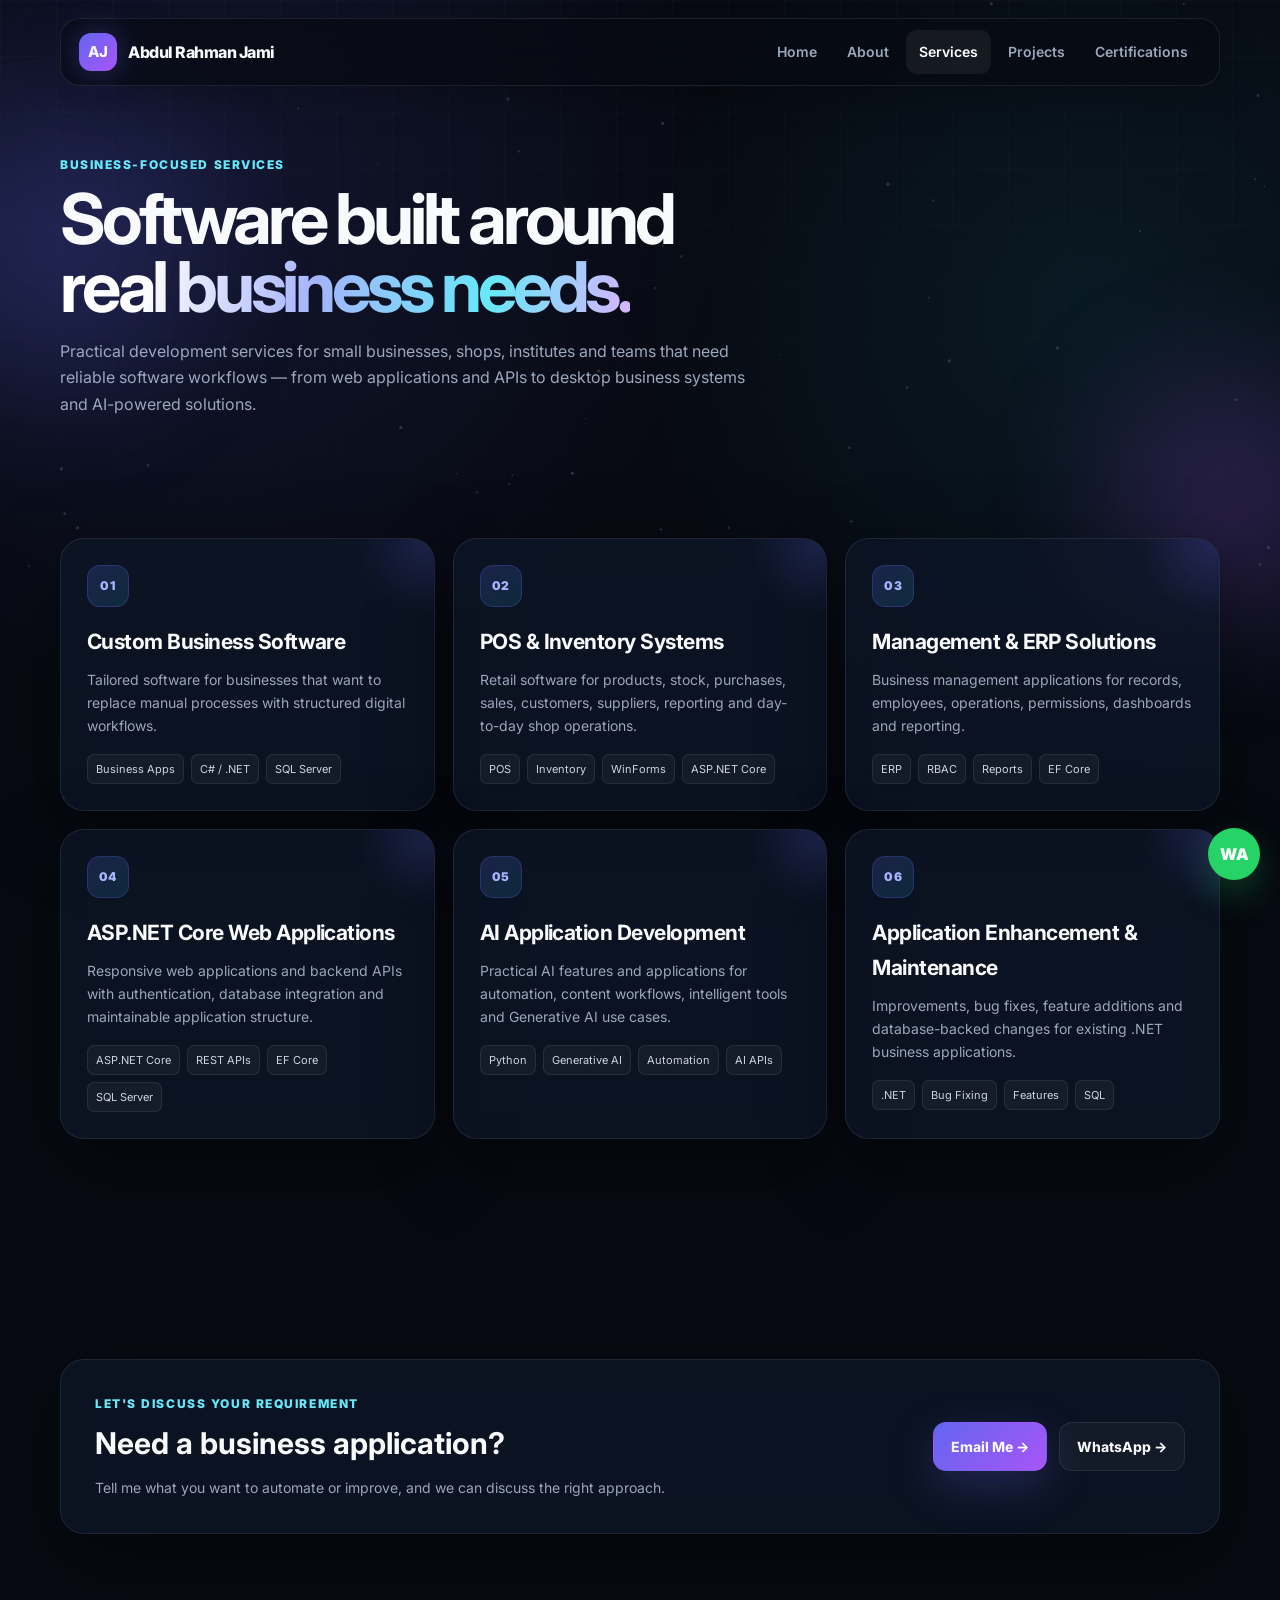
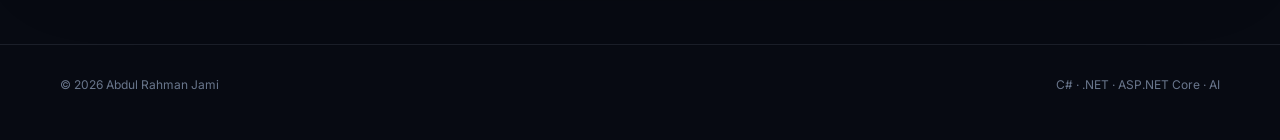
<file: services.html>
<!doctype html><html lang="en"><head><meta charset="utf-8"><meta name="viewport" content="width=device-width,initial-scale=1"><meta name="description" content="Business software and AI development services by Abdul Rahman Jami — ASP.NET Core, WinForms, POS, inventory, management systems and AI applications."><title>Services | Abdul Rahman Jami</title><link rel="preconnect" href="https://fonts.googleapis.com"><link rel="preconnect" href="https://fonts.gstatic.com" crossorigin><link href="https://fonts.googleapis.com/css2?family=Inter:wght@400;500;600;700;800;900&display=swap" rel="stylesheet"><link rel="stylesheet" href="styles.css"></head><body><canvas id="particles"></canvas><div class="orb a"></div><div class="orb b"></div><main><header class="nav"><div class="container"><div class="nav-inner"><a class="brand" href="index.html"><span class="brand-mark">AJ</span><span>Abdul Rahman Jami</span></a><button class="menu" aria-label="Menu">☰</button><nav class="nav-links"><a href="index.html">Home</a><a href="about.html">About</a><a class="active" href="services.html">Services</a><a href="projects.html">Projects</a><a href="certifications.html">Certifications</a></nav></div></div></header>
<section class="page-hero"><div class="container reveal"><div class="kicker">Business-focused services</div><h1 class="page-title">Software built around<br><span class="gradient">real business needs.</span></h1><p class="page-sub">Practical development services for small businesses, shops, institutes and teams that need reliable software workflows — from web applications and APIs to desktop business systems and AI-powered solutions.</p></div></section>
<section style="padding-top:30px"><div class="container"><div class="service-grid"><article class="glass service-card reveal"><div class="service-icon">01</div><h2>Custom Business Software</h2><p>Tailored software for businesses that want to replace manual processes with structured digital workflows.</p><div class="stack"><span>Business Apps</span><span>C# / .NET</span><span>SQL Server</span></div></article><article class="glass service-card reveal"><div class="service-icon">02</div><h2>POS & Inventory Systems</h2><p>Retail software for products, stock, purchases, sales, customers, suppliers, reporting and day-to-day shop operations.</p><div class="stack"><span>POS</span><span>Inventory</span><span>WinForms</span><span>ASP.NET Core</span></div></article><article class="glass service-card reveal"><div class="service-icon">03</div><h2>Management & ERP Solutions</h2><p>Business management applications for records, employees, operations, permissions, dashboards and reporting.</p><div class="stack"><span>ERP</span><span>RBAC</span><span>Reports</span><span>EF Core</span></div></article><article class="glass service-card reveal"><div class="service-icon">04</div><h2>ASP.NET Core Web Applications</h2><p>Responsive web applications and backend APIs with authentication, database integration and maintainable application structure.</p><div class="stack"><span>ASP.NET Core</span><span>REST APIs</span><span>EF Core</span><span>SQL Server</span></div></article><article class="glass service-card reveal"><div class="service-icon">05</div><h2>AI Application Development</h2><p>Practical AI features and applications for automation, content workflows, intelligent tools and Generative AI use cases.</p><div class="stack"><span>Python</span><span>Generative AI</span><span>Automation</span><span>AI APIs</span></div></article><article class="glass service-card reveal"><div class="service-icon">06</div><h2>Application Enhancement & Maintenance</h2><p>Improvements, bug fixes, feature additions and database-backed changes for existing .NET business applications.</p><div class="stack"><span>.NET</span><span>Bug Fixing</span><span>Features</span><span>SQL</span></div></article></div></div></section>
<section><div class="container"><div class="glass cta reveal"><div><div class="kicker">Let's discuss your requirement</div><h2 style="margin:5px 0 0;font-size:30px">Need a business application?</h2><p>Tell me what you want to automate or improve, and we can discuss the right approach.</p></div><div class="hero-actions" style="margin-top:0"><a class="btn primary" href="mailto:dev.abdulrahman7@gmail.com">Email Me →</a><a class="btn secondary" href="https://wa.me/923207493700" target="_blank" rel="noreferrer">WhatsApp →</a></div></div></div></section></main><a class="whatsapp" href="https://wa.me/923207493700" target="_blank" rel="noreferrer" aria-label="WhatsApp">WA</a><footer class="footer"><div class="container footer-inner"><span>© <span data-year></span> Abdul Rahman Jami</span><span>C# · .NET · ASP.NET Core · AI</span></div></footer><script src="app.js"></script></body></html>
</file>
<file: styles.css>
:root{--bg:#070a12;--bg2:#0b1020;--panel:rgba(15,23,42,.66);--panel2:rgba(17,24,39,.86);--line:rgba(148,163,184,.14);--text:#f8fafc;--muted:#9aa7bd;--cyan:#22d3ee;--indigo:#6366f1;--violet:#a855f7;--green:#34d399;--shadow:0 24px 80px rgba(0,0,0,.42);--radius:24px}*{box-sizing:border-box}html{scroll-behavior:smooth}body{margin:0;background:radial-gradient(circle at 15% 10%,rgba(99,102,241,.13),transparent 28%),radial-gradient(circle at 85% 18%,rgba(34,211,238,.08),transparent 25%),var(--bg);color:var(--text);font-family:Inter,ui-sans-serif,system-ui,-apple-system,BlinkMacSystemFont,"Segoe UI",sans-serif;line-height:1.65;overflow-x:hidden}body:before{content:"";position:fixed;inset:0;pointer-events:none;background-image:linear-gradient(rgba(255,255,255,.018) 1px,transparent 1px),linear-gradient(90deg,rgba(255,255,255,.018) 1px,transparent 1px);background-size:56px 56px;mask-image:linear-gradient(to bottom,black,transparent 85%);z-index:-2}.orb{position:fixed;border-radius:50%;filter:blur(70px);opacity:.22;pointer-events:none;z-index:-1}.orb.a{width:280px;height:280px;background:var(--indigo);top:12%;left:-90px;animation:float 9s ease-in-out infinite}.orb.b{width:240px;height:240px;background:var(--violet);right:-70px;top:42%;animation:float 11s ease-in-out infinite reverse}.orb.c{width:190px;height:190px;background:var(--cyan);left:45%;bottom:-80px;animation:float 13s ease-in-out infinite}@keyframes float{50%{transform:translate(30px,-25px) scale(1.08)}}#particles{position:fixed;inset:0;z-index:-1;opacity:.55}a{color:inherit;text-decoration:none}.container{width:min(1160px,calc(100% - 40px));margin:auto}.nav{position:fixed;top:18px;left:0;right:0;z-index:20}.nav-inner{height:68px;display:flex;align-items:center;justify-content:space-between;padding:0 18px;border:1px solid var(--line);background:rgba(7,10,18,.72);backdrop-filter:blur(20px);border-radius:20px;box-shadow:0 10px 40px rgba(0,0,0,.22)}.brand{display:flex;align-items:center;gap:11px;font-weight:800;letter-spacing:-.03em}.brand-mark{width:38px;height:38px;border-radius:12px;display:grid;place-items:center;background:linear-gradient(135deg,var(--indigo),var(--violet));box-shadow:0 0 30px rgba(99,102,241,.35);font-size:15px}.nav-links{display:flex;gap:4px}.nav-links a{padding:10px 13px;border-radius:11px;color:var(--muted);font-size:14px;font-weight:600;transition:.25s}.nav-links a:hover,.nav-links a.active{color:#fff;background:rgba(255,255,255,.06)}.menu{display:none;background:none;border:0;color:#fff;font-size:25px}.hero{min-height:100vh;display:grid;align-items:center;padding:145px 0 80px}.hero-grid{display:grid;grid-template-columns:1.18fr .82fr;gap:70px;align-items:center}.eyebrow{display:inline-flex;align-items:center;gap:9px;padding:7px 11px;border:1px solid rgba(34,211,238,.2);background:rgba(34,211,238,.06);border-radius:999px;color:#b7f5ff;font-size:12px;font-weight:800;letter-spacing:.08em;text-transform:uppercase}.dot{width:7px;height:7px;border-radius:50%;background:var(--green);box-shadow:0 0 15px var(--green)}h1{font-size:clamp(48px,7vw,88px);line-height:.98;letter-spacing:-.065em;margin:20px 0 18px}.gradient{background:linear-gradient(100deg,#fff 15%,#a5b4fc 45%,#67e8f9 75%,#d8b4fe);-webkit-background-clip:text;background-clip:text;color:transparent}.lead{font-size:clamp(18px,2.2vw,22px);color:#c4cede;max-width:680px;margin:0}.typing{color:#67e8f9}.hero-actions{display:flex;flex-wrap:wrap;gap:12px;margin-top:30px}.btn{display:inline-flex;align-items:center;justify-content:center;gap:9px;padding:12px 17px;border-radius:13px;border:1px solid var(--line);font-weight:750;font-size:14px;transition:.25s;cursor:pointer}.btn.primary{background:linear-gradient(135deg,var(--indigo),var(--violet));border-color:transparent;box-shadow:0 15px 45px rgba(99,102,241,.25)}.btn.secondary{background:rgba(255,255,255,.04)}.btn:hover{transform:translateY(-3px);box-shadow:0 14px 35px rgba(0,0,0,.3)}.micro{display:flex;gap:20px;flex-wrap:wrap;margin-top:28px;color:#7f8ba1;font-size:13px}.hero-card{position:relative;padding:12px;border:1px solid var(--line);border-radius:32px;background:linear-gradient(145deg,rgba(255,255,255,.07),rgba(255,255,255,.025));box-shadow:var(--shadow);transform:rotate(2deg);animation:cardFloat 6s ease-in-out infinite}.hero-card:before{content:"";position:absolute;inset:-1px;border-radius:32px;padding:1px;background:linear-gradient(135deg,rgba(99,102,241,.65),transparent 45%,rgba(34,211,238,.45));-webkit-mask:linear-gradient(#000 0 0) content-box,linear-gradient(#000 0 0);-webkit-mask-composite:xor;mask-composite:exclude;pointer-events:none}.hero-photo{width:100%;aspect-ratio:4/5;object-fit:cover;border-radius:23px;display:block}.card-tag{position:absolute;left:30px;bottom:30px;padding:12px 14px;border:1px solid rgba(255,255,255,.1);background:rgba(5,8,15,.78);backdrop-filter:blur(16px);border-radius:15px}.card-tag strong{display:block;font-size:13px}.card-tag span{color:#94a3b8;font-size:11px}@keyframes cardFloat{50%{transform:rotate(-1deg) translateY(-10px)}}section{padding:110px 0}.section-head{display:flex;justify-content:space-between;gap:30px;align-items:end;margin-bottom:36px}.kicker{color:#67e8f9;font-size:12px;font-weight:850;letter-spacing:.13em;text-transform:uppercase}.section-title{font-size:clamp(32px,5vw,52px);line-height:1.05;letter-spacing:-.05em;margin:8px 0 0}.section-copy{max-width:520px;color:var(--muted);font-size:15px}.glass{border:1px solid var(--line);background:var(--panel);backdrop-filter:blur(18px);border-radius:var(--radius);box-shadow:var(--shadow)}.stats{display:grid;grid-template-columns:repeat(4,1fr);gap:12px}.stat{padding:22px}.stat strong{font-size:31px;letter-spacing:-.05em}.stat span{display:block;color:var(--muted);font-size:13px;margin-top:2px}.about-grid{display:grid;grid-template-columns:1fr 1fr;gap:20px}.about-card{padding:30px}.about-card p{color:#aab6c9}.timeline{margin-top:24px;border-left:1px solid rgba(99,102,241,.35);padding-left:22px}.timeline-item{position:relative;padding:0 0 26px}.timeline-item:before{content:"";position:absolute;left:-28px;top:7px;width:11px;height:11px;border-radius:50%;background:var(--indigo);box-shadow:0 0 18px rgba(99,102,241,.7)}.timeline-item small{color:#67e8f9}.timeline-item h3{margin:5px 0;font-size:17px}.timeline-item p{margin:0;color:var(--muted);font-size:14px}.skills{display:flex;flex-wrap:wrap;gap:9px;margin-top:18px}.skill{padding:9px 12px;border:1px solid var(--line);background:rgba(255,255,255,.035);border-radius:999px;color:#cbd5e1;font-size:13px}.projects{display:grid;grid-template-columns:repeat(2,1fr);gap:18px}.project-card{overflow:hidden;transition:.35s;position:relative}.project-card:hover{transform:translateY(-7px);border-color:rgba(99,102,241,.38)}.project-media{height:235px;overflow:hidden;background:#0b1020}.project-media img{width:100%;height:100%;object-fit:cover;display:block;transition:.5s}.project-card:hover img{transform:scale(1.045)}.project-body{padding:23px}.project-meta{display:flex;justify-content:space-between;gap:12px;align-items:center}.project-num{font-size:11px;color:#67e8f9;letter-spacing:.12em;font-weight:800}.project-body h3{margin:9px 0 7px;font-size:21px;letter-spacing:-.025em}.project-body p{color:var(--muted);font-size:14px;margin:0 0 16px}.stack{display:flex;gap:7px;flex-wrap:wrap}.stack span{font-size:11px;color:#cbd5e1;padding:5px 8px;border-radius:7px;background:rgba(255,255,255,.045);border:1px solid var(--line)}.project-link{margin-top:18px;display:inline-flex;color:#a5b4fc;font-weight:750;font-size:13px}.project-link:hover{color:#67e8f9}.filter{display:flex;gap:8px;flex-wrap:wrap;margin-bottom:22px}.filter button{background:rgba(255,255,255,.035);color:#94a3b8;border:1px solid var(--line);padding:8px 12px;border-radius:10px;cursor:pointer}.filter button.active,.filter button:hover{color:#fff;background:rgba(99,102,241,.16);border-color:rgba(99,102,241,.4)}.certs{display:grid;grid-template-columns:repeat(3,1fr);gap:18px}.cert{padding:25px;min-height:230px;display:flex;flex-direction:column}.cert-badge{width:44px;height:44px;border-radius:14px;display:grid;place-items:center;background:linear-gradient(135deg,rgba(99,102,241,.2),rgba(34,211,238,.14));border:1px solid rgba(99,102,241,.24);font-weight:900;color:#a5b4fc}.cert h3{font-size:17px;margin:18px 0 7px}.cert p{color:var(--muted);font-size:13px;margin:0}.cert a{margin-top:auto;padding-top:18px;color:#67e8f9;font-weight:750;font-size:13px}.learning{display:grid;grid-template-columns:repeat(3,1fr);gap:12px;margin-top:18px}.learn{padding:17px}.learn b{display:block;font-size:14px}.learn span{color:#7f8ba1;font-size:12px}.contact{display:grid;grid-template-columns:1fr .8fr;gap:20px}.contact-card{padding:32px}.contact-list{display:grid;gap:11px;margin-top:22px}.contact-item{display:flex;gap:13px;align-items:center;padding:13px;border:1px solid var(--line);border-radius:14px;background:rgba(255,255,255,.025)}.contact-item span{color:var(--muted);font-size:13px;display:block}.contact-item strong{font-size:14px}.cta{padding:34px;display:flex;justify-content:space-between;gap:25px;align-items:center}.cta h3{margin:0;font-size:27px}.cta p{margin:7px 0 0;color:var(--muted);font-size:14px}.footer{padding:30px 0 45px;border-top:1px solid var(--line);color:#69768c;font-size:12px}.footer-inner{display:flex;justify-content:space-between;gap:20px}.page-hero{padding:155px 0 75px}.page-title{font-size:clamp(42px,6vw,70px);letter-spacing:-.06em;margin:10px 0}.page-sub{color:var(--muted);max-width:700px}.resume-preview{margin-top:20px;display:grid;grid-template-columns:1fr 1fr;gap:14px}.resume-preview img{width:100%;border-radius:16px;border:1px solid var(--line)}.modal{position:fixed;inset:0;background:rgba(2,4,10,.8);backdrop-filter:blur(10px);z-index:50;display:none;align-items:center;justify-content:center;padding:20px}.modal.show{display:flex}.modal-box{width:min(1000px,100%);max-height:90vh;overflow:auto;padding:20px;background:#0a0f1b;border:1px solid var(--line);border-radius:24px}.modal-top{display:flex;justify-content:space-between;gap:20px;align-items:start}.close{border:1px solid var(--line);background:rgba(255,255,255,.04);color:#fff;border-radius:10px;padding:7px 11px;cursor:pointer}.modal-gallery{display:grid;grid-template-columns:repeat(2,1fr);gap:12px;margin-top:18px}.modal-gallery img{width:100%;border-radius:13px;border:1px solid var(--line)}.whatsapp{position:fixed;right:20px;bottom:20px;z-index:30;width:52px;height:52px;border-radius:50%;display:grid;place-items:center;background:#25D366;color:#fff;box-shadow:0 15px 35px rgba(37,211,102,.25);font-weight:900;transition:.25s}.whatsapp:hover{transform:translateY(-4px) scale(1.04)}.reveal{opacity:0;transform:translateY(24px);transition:opacity .7s ease,transform .7s ease}.reveal.visible{opacity:1;transform:none}@media(max-width:900px){.hero-grid,.about-grid,.contact{grid-template-columns:1fr}.hero-card{width:min(420px,100%);margin:auto}.stats{grid-template-columns:repeat(2,1fr)}.projects{grid-template-columns:1fr}.certs{grid-template-columns:1fr 1fr}.learning{grid-template-columns:1fr}.section-head{align-items:start;flex-direction:column}.nav-links{display:none;position:absolute;top:76px;left:0;right:0;padding:10px;border-radius:16px;background:rgba(7,10,18,.96);border:1px solid var(--line);flex-direction:column}.nav-links.open{display:flex}.menu{display:block}}@media(max-width:580px){.container{width:min(100% - 24px,1160px)}.nav-inner{height:62px}.hero{padding-top:125px}.hero-card{transform:none}.stats{grid-template-columns:1fr 1fr}.stat{padding:17px}.stat strong{font-size:25px}.certs{grid-template-columns:1fr}.modal-gallery{grid-template-columns:1fr}.cta,.footer-inner{flex-direction:column;align-items:flex-start}.project-media{height:190px}section{padding:80px 0}}

.erp-placeholder{min-height:240px;display:flex;align-items:center;gap:18px;padding:28px;background:radial-gradient(circle at 20% 20%,rgba(99,102,241,.32),transparent 45%),linear-gradient(135deg,#0b1020,#111827);color:#eef2ff}.erp-mark{width:72px;height:72px;border-radius:20px;display:grid;place-items:center;background:rgba(99,102,241,.16);border:1px solid rgba(129,140,248,.35);font-weight:900;letter-spacing:.08em}.erp-placeholder strong{display:block;font-size:18px}.erp-placeholder span{display:block;color:#9aa7bd;margin-top:5px}.cert-note{display:inline-block;color:#9aa7bd;font-size:13px;margin-top:8px}

.muted-link{color:#8b97aa!important;cursor:default;text-decoration:none}.project-link.muted-link:hover{color:#8b97aa!important}
.service-grid{display:grid;grid-template-columns:repeat(3,1fr);gap:18px}.service-grid.compact{grid-template-columns:repeat(4,1fr)}.service-card{padding:26px;position:relative;overflow:hidden;transition:.35s}.service-card:before{content:"";position:absolute;width:150px;height:150px;right:-70px;top:-70px;border-radius:50%;background:radial-gradient(circle,rgba(99,102,241,.2),transparent 68%);pointer-events:none}.service-card:hover{transform:translateY(-7px);border-color:rgba(99,102,241,.38)}.service-icon{width:42px;height:42px;display:grid;place-items:center;border-radius:13px;background:linear-gradient(135deg,rgba(99,102,241,.2),rgba(34,211,238,.13));border:1px solid rgba(99,102,241,.25);color:#a5b4fc;font-weight:900;font-size:12px;letter-spacing:.05em}.service-card h2,.service-card h3{margin:18px 0 8px;letter-spacing:-.025em}.service-card h2{font-size:21px}.service-card h3{font-size:18px}.service-card p{margin:0 0 17px;color:var(--muted);font-size:14px}.service-grid.compact .service-card{padding:22px}.service-grid.compact .service-card p{font-size:13px;margin-bottom:0}@media(max-width:900px){.service-grid,.service-grid.compact{grid-template-columns:1fr 1fr}}@media(max-width:580px){.service-grid,.service-grid.compact{grid-template-columns:1fr}}
</file>
